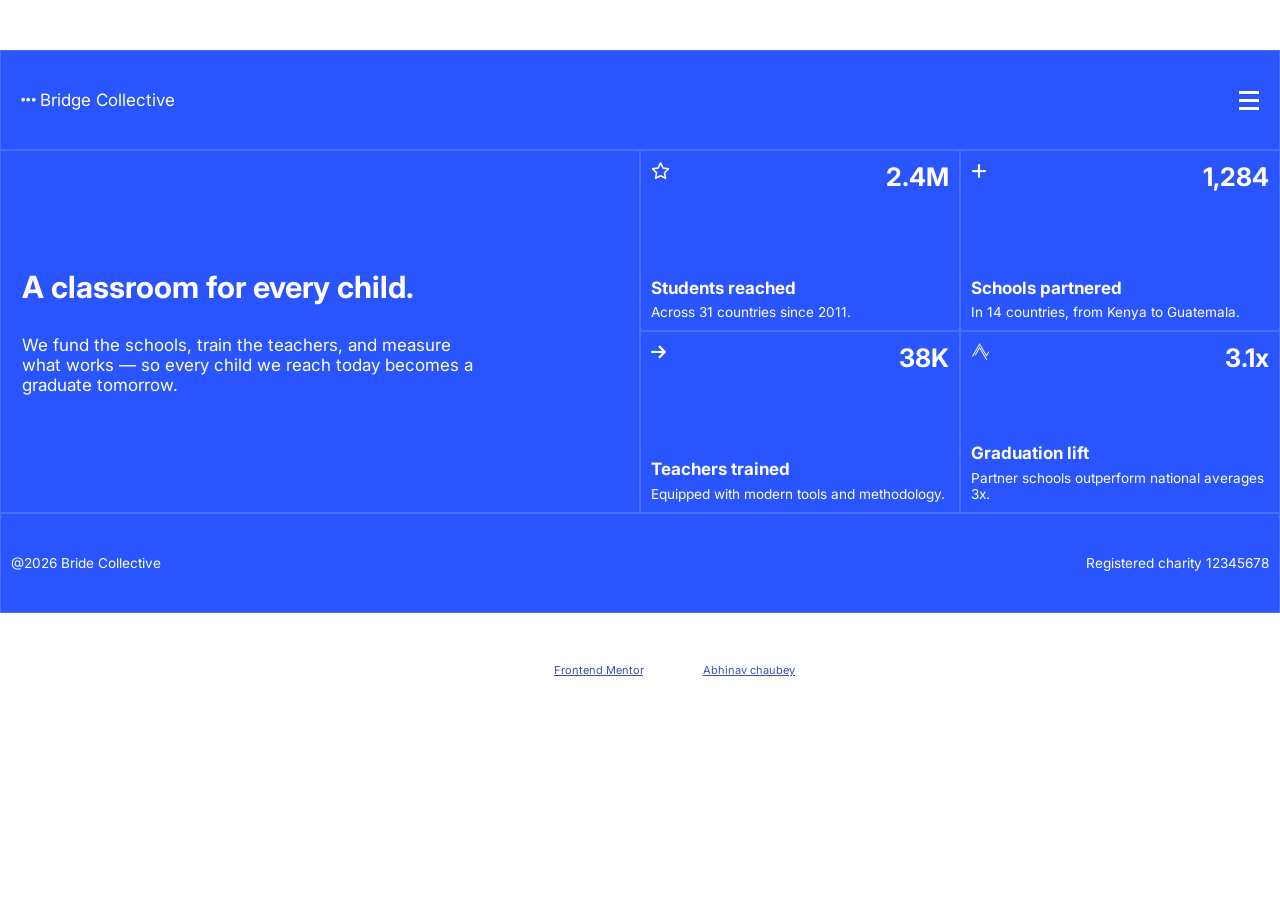
<file: index.html>
<!DOCTYPE html>
<html lang="en">

<head>
  <meta charset="UTF-8">
  <meta name="viewport" content="width=device-width, initial-scale=1.0">
  <!-- displays site properly based on user's device -->

  <link rel="icon" type="image/png" sizes="32x32" href="./assets/images/favicon-32x32.png">
  <link rel="stylesheet" href="style.css">

  <!-- charactor font  -->
  <link rel="preconnect" href="https://fonts.googleapis.com">
  <link rel="preconnect" href="https://fonts.gstatic.com" crossorigin>
  <link
    href="https://fonts.googleapis.com/css2?family=Inter:ital,opsz,wght@0,14..32,100..900;1,14..32,100..900&family=Nunito+Sans:ital,opsz,wght@0,6..12,200..1000;1,6..12,200..1000&display=swap"
    rel="stylesheet">

    <!-- icon -->
  <link
  rel="stylesheet"
  href="https://cdnjs.cloudflare.com/ajax/libs/font-awesome/6.7.2/css/all.min.css"
>
  <!-- Feel free to remove these styles or customise in your own stylesheet 👍 -->
  <style>
    .attribution {
      font-size: 11px;
      text-align: center;
    }

    .attribution a {
      color: hsl(228, 45%, 44%);
    }
  </style>
</head>

<body>

  <main class="main-container">

    <section class="item navbar">
      <p class="logo-content"><i class="fa-solid fa-ellipsis"></i>Bridge Collective</p>

      <!-- hamburger -->
      <input class="menu-toggle" type="checkbox" id="menu-toggle">
      <label class="hamburger" for="menu-toggle" aria-label="Toggle navigation">
        <span></span>
        <span></span>
        <span></span>
      </label>

    </section>

    <section class="item hero">
      <h1 class="hero-head">A classroom for every child.</h1>
      <p class="head-para"> We fund the schools, train the teachers, and measure what works — so every child we reach
        today becomes a graduate tomorrow.</p>

    </section>
    <section class="item start-1">

      <div class="icon-data">
        <div class="icon"><i class="fa-regular fa-star"></i></div>
        <h2 class="rating-view">2.4M</h2>
      </div>

        <div class="start-specificaton">
         <h3 class="start-head">Students reached</h3>
        <p class="start-para">Across 31 countries since 2011.</p>
       </div>

      </div>


    </section>
    <section class="item start-2">


      <div class="icon-data">
        <div class="icon"><i class="fa-solid fa-plus"></i></div>
        <h2 class="rating-view"> 1,284</h2>
      </div>

      <div class="start-specificaton">
        <h3 class="start-head">Schools partnered</h3>
        <p class="start-para">In 14 countries, from Kenya to Guatemala.</p>

       </div>


    </section>
    <section class="item start-3">

      <div class="icon-data">
        <div class="icon"><i class="fa-solid fa-arrow-right"></i></div>
        <h2 class="rating-view">38K</h2>
      </div>
      

       <div class="start-specificaton">

         <h3 class="start-head">Teachers trained</h3>
         <p class="start-para">Equipped with modern tools and methodology.</p>

       </div>

    </section>
    <section class="item start-4">



      <div class="icon-data">
        <div class="icon"><i class="fa-brands fa-think-peaks"></i></div>
        <h2 class="rating-view">3.1x</h2>

      </div>


       <div class="start-specificaton">
         <h3 class="start-head">Graduation lift</h3>
         <p class="start-para">Partner schools outperform national averages 3x.</p>

       </div>
      


    </section>

    <section class="item footer">

      <p class="brid-coll">@2026 Bride Collective</p>
      <p class="registerd">Registered charity 12345678</p>


    </section>
    <!-- <section class="item "></section> -->


    <!-- menubar -->
     <!-- Menu panel — hidden until the hamburger is activated -->
      <ul class="menu-panel">

        <li><a href="#" About></a></li>
        <li><a href="#">Our partner</a></li>
        <li><a href="#">Patner</a></li>
        <li><a href="#">Annual Report</a></li>
        <li><a href="#">Donate</a></li>

      </ul>

  </main>




  <div class="attribution">
    Challenge by <a href="https://www.frontendmentor.io?ref=challenge">Frontend Mentor</a>.
    Coded by <a href="#">Abhinav chaubey</a>.
  </div>
</body>

</html>
</file>
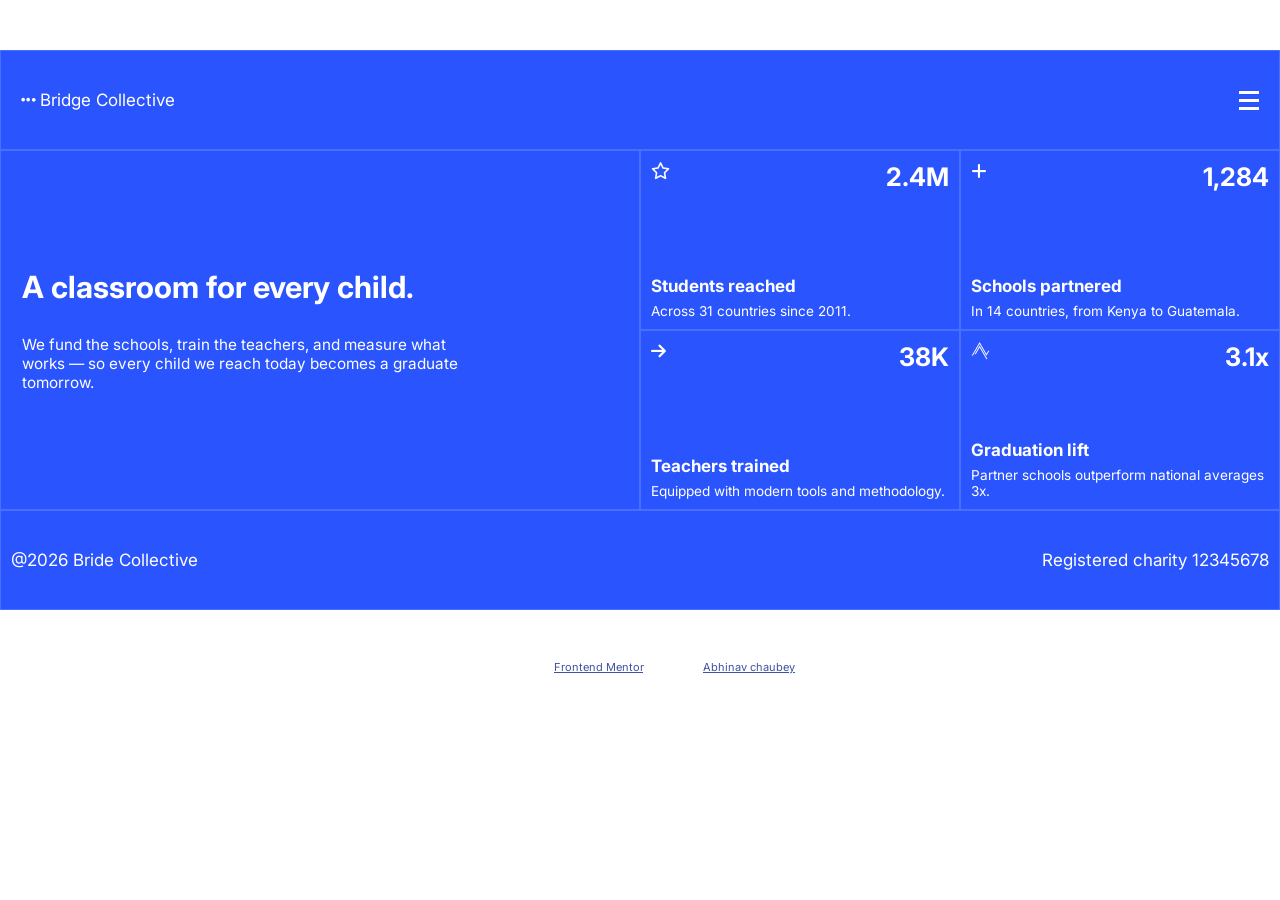
<file: grid-landing-page-main/index.html>
<!DOCTYPE html>
<html lang="en">

<head>
  <meta charset="UTF-8">
  <meta name="viewport" content="width=device-width, initial-scale=1.0">
  <!-- displays site properly based on user's device -->

  <link rel="icon" type="image/png" sizes="32x32" href="./assets/images/favicon-32x32.png">
  <link rel="stylesheet" href="/grid-landing-page-main/style.css">

  <!-- charactor font  -->
  <link rel="preconnect" href="https://fonts.googleapis.com">
  <link rel="preconnect" href="https://fonts.gstatic.com" crossorigin>
  <link
    href="https://fonts.googleapis.com/css2?family=Inter:ital,opsz,wght@0,14..32,100..900;1,14..32,100..900&family=Nunito+Sans:ital,opsz,wght@0,6..12,200..1000;1,6..12,200..1000&display=swap"
    rel="stylesheet">

    <!-- icon -->
  <link
  rel="stylesheet"
  href="https://cdnjs.cloudflare.com/ajax/libs/font-awesome/6.7.2/css/all.min.css"
>
  <!-- Feel free to remove these styles or customise in your own stylesheet 👍 -->
  <style>
    .attribution {
      font-size: 11px;
      text-align: center;
    }

    .attribution a {
      color: hsl(228, 45%, 44%);
    }
  </style>
</head>

<body>

  <main class="main-container">

    <section class="item navbar">
      <p class="logo-content"><i class="fa-solid fa-ellipsis"></i>Bridge Collective</p>

      <!-- hamburger -->
      <div class="hamburger">
        <span></span>
        <span></span>
        <span></span>
      </div>

      <!-- Menu panel — hidden until the hamburger is activated -->
      <ul class="menu-panel">

        <li><a href="#" About></a></li>
        <li><a href="#">Our partner</a></li>
        <li><a href="#">Patner</a></li>
        <li><a href="#">Annual Report</a></li>
        <li><a href="#">Donate</a></li>

      </ul>

    </section>

    <section class="item hero">
      <h1 class="hero-head">A classroom for every child.</h1>
      <p class="head-para"> We fund the schools, train the teachers, and measure what works — so every child we reach
        today becomes a graduate tomorrow.</p>

    </section>
    <section class="item start-1">

      <div class="icon-data">
        <div class="icon"><i class="fa-regular fa-star"></i></div>
        <h2 class="rating-view">2.4M</h2>
      </div>

        <div class="start-specificaton">
         <h3 class="start-head">Students reached</h3>
        <p class="start-para">Across 31 countries since 2011.</p>
       </div>

      </div>


    </section>
    <section class="item start-2">


      <div class="icon-data">
        <div class="icon"><i class="fa-solid fa-plus"></i></div>
        <h2 class="rating-view"> 1,284</h2>
      </div>

      <div class="start-specificaton">
        <h3 class="start-head">Schools partnered</h3>
        <p class="start-para">In 14 countries, from Kenya to Guatemala.</p>

       </div>


    </section>
    <section class="item start-3">

      <div class="icon-data">
        <div class="icon"><i class="fa-solid fa-arrow-right"></i></div>
        <h2 class="rating-view">38K</h2>
      </div>
      

       <div class="start-specificaton">

         <h3 class="start-head">Teachers trained</h3>
         <p class="start-para">Equipped with modern tools and methodology.</p>

       </div>

    </section>
    <section class="item start-4">



      <div class="icon-data">
        <div class="icon"><i class="fa-brands fa-think-peaks"></i></div>
        <h2 class="rating-view">3.1x</h2>

      </div>


       <div class="start-specificaton">
         <h3 class="start-head">Graduation lift</h3>
         <p class="start-para">Partner schools outperform national averages 3x.</p>

       </div>
      


    </section>

    <section class="item footer">

      <p class="brid-coll">@2026 Bride Collective</p>
      <p class="registerd">Registered charity 12345678</p>


    </section>
    <!-- <section class="item "></section> -->

  </main>




  <div class="attribution">
    Challenge by <a href="https://www.frontendmentor.io?ref=challenge">Frontend Mentor</a>.
    Coded by <a href="#">Abhinav chaubey</a>.
  </div>
</body>

</html>
</file>
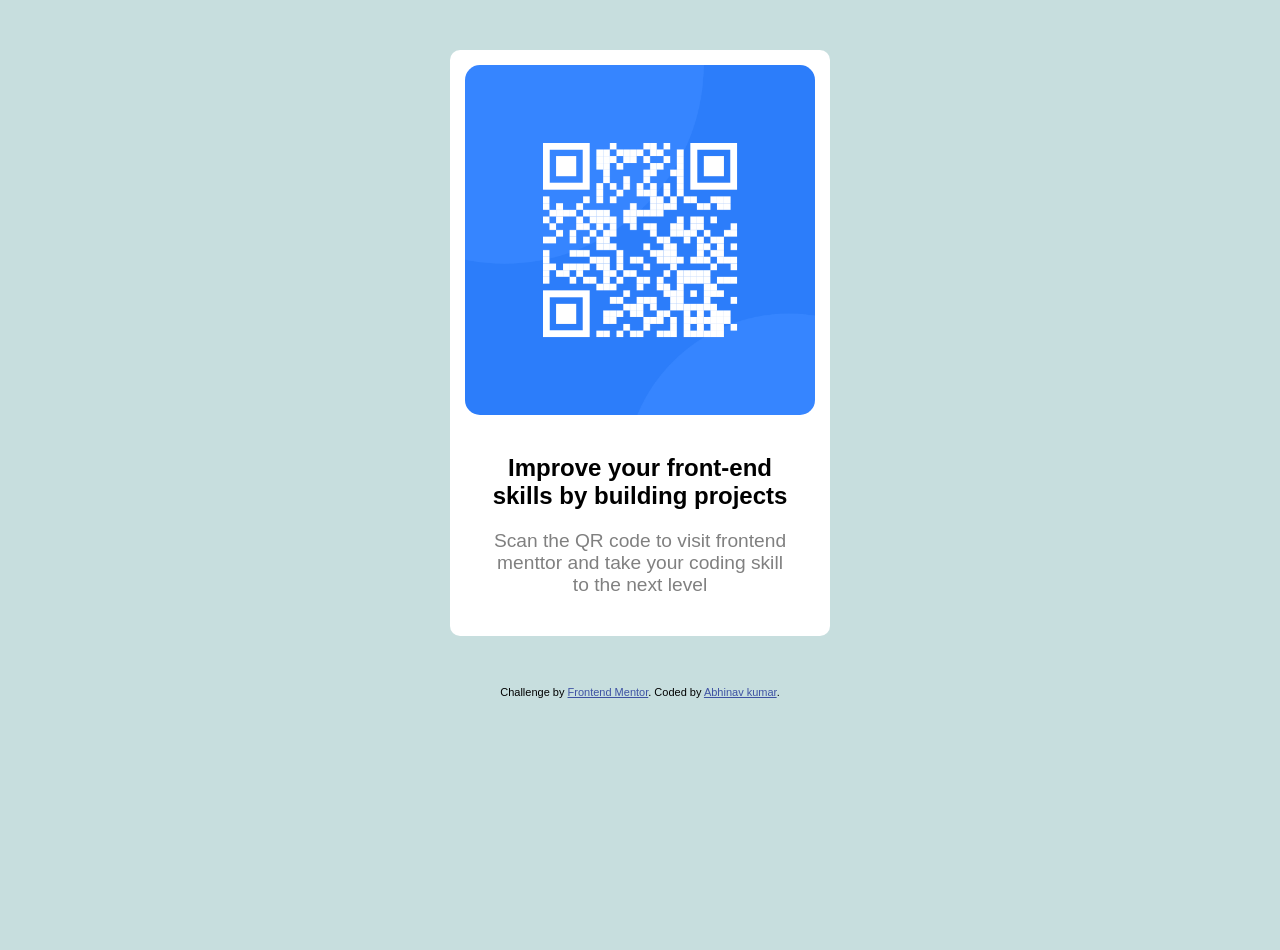
<file: qr-code-component-main/index.html>
<!DOCTYPE html>
<html lang="en">

<head>
  <meta charset="UTF-8">
  <meta name="viewport" content="width=device-width, initial-scale=1.0">
  <!-- displays site properly based on user's device -->

  <link rel="icon" type="image/png" sizes="32x32" href="./images/favicon-32x32.png">

  <!-- google font attachment link -->
  <link rel="preconnect" href="https://fonts.googleapis.com">
  <link rel="preconnect" href="https://fonts.gstatic.com" crossorigin>
  <link
    href="https://fonts.googleapis.com/css2?family=Nunito+Sans:ital,opsz,wght@0,6..12,200..1000;1,6..12,200..1000&display=swap"
    rel="stylesheet">


  <title>Frontend Mentor | QR code component</title>

  <style>
    html{
      font-size: 16px;
    }
   
    * {
      margin: 0;
      padding: 0;
      box-sizing: border-box;
    }
    :root{
      --webpage-primary-background-color:  rgb(199, 222, 222);
      

    }
     html{
      font-family: 'Outfit', sans-serif;
    }
    body {
      width: 100%;
      height: 100vh;
      background-color: var(--webpage-primary-background-color);
    }
    .main-section {}

    .qr-container{
      width: min-content;
      height: auto;
      border: 2px solid black;
      margin: 50px auto;
      padding: 15px;
      border-radius: 10px;
      border: none;
      background-color: white;
      
    }
    /* .qr-container{
      margin: 0px auto; /*debug here  for making in the center
    } */
    .qr-container img{
      width: 350px;
      height: 350px;
      border-radius: 15px;
    }
    .qr-specification{
      padding: 25px;
      text-align: center;

      
    }
    .specification-head{
      padding: 10px 0px 10px 0px ;
      font-size: 1.5rem;

    }
    .specification-para{
      padding-top: 10px;
      color: gray;
      font-size: 1.2rem;
    }

    .attribution {
      font-size: 0.6875rem;
      text-align: center;
    }

    .attribution a {
      color: hsl(228, 45%, 44%);
    }
  </style>
</head>

<body>

  <main class="main-section">

    <section class="qr-container">

      <img src="./images/image-qr-code.png" alt="Qr bar code" class="qr-image">

      <article class="qr-specification">

        <h2 class="specification-head">
         Improve your front-end skills by building projects
          
        </h2>

        <p class="specification-para">
          Scan the QR code to visit frontend menttor and take your coding skill to the next level
        </p>
      </article>
    </section>
  </main>


  <footer class="attribution">
    Challenge by <a href="https://www.frontendmentor.io?ref=challenge">Frontend Mentor</a>.
    Coded by <a href="#">Abhinav kumar</a>.
  </footer>

</body>

</html>
</file>
<file: style.css>
:root {
    --font-color: hsl(0, 0%, 100%);
    --background-color: hsl(228, 99%, 58%);
    --opacity: hsl(0, 0%, 0%);
}

/* mobile size 375 */
/* desktop 1440px */

*{
    margin: 0;
    padding: 0;
    box-sizing: border-box;
}

html{
    font-size: 17px;
    font-family: 'Inter', 'sans-sarif';
    color: var(--font-color);
}
body{
    width: 100%;
}

.main-container{
    width: min(1440px, 100%);
    height: auto;
    margin: 50px auto;
    display: grid;
    grid-template-columns: repeat(4, 1fr);
    grid-template-rows: 100px 1fr 1fr 100px;
    /* grid-template-rows: 1fr 1fr 1fr 1fr; */
    background-color: var(--background-color);
    /* gap: 10px; */
    grid-template-areas: 'navbar navbar navbar navbar '
                         'hero hero first-starts second-start'
                         'hero hero third-start fourth-start'
                         'footer footer footer footer';
    background-color: back;
}
.main-container > *{
    border:  1px solid rgba(255, 255,255,0.15); 
}
.navbar{
    grid-area: navbar;
    position: relative;
    display: flex;
    flex-direction: row;
    justify-content: space-between;
    align-items: center;
    padding: 0px 20px 0px 20px;

}
.logo-content i{
    padding-right: 4px;
}
.hamburger{
    display: flex;
    flex-direction: column;
    gap: 5px;
    cursor: pointer;
}
.menu-toggle{
    position: absolute;
    opacity: 0;
}
.menu-toggle:checked ~ .menu-panel{
    display: flex;
}
.hamburger span{
    display: block;
    width: 20px;
    height: 3px;
    background-color: var(--font-color);
}

/* need to update on the menu section */
.menu-panel{
    display: none;
    position: absolute;
    top: 100%;
    right: 0;
    z-index: 1;
    flex-direction: column;
    gap: 1rem;
    min-width: 12rem;
    padding: 1.25rem;
    list-style: none;
    background-color: hsla(0, 0%, 0%, 0.25);
}
.menu-panel a{
    color: var(--font-color);
}

/* hero section design  */
.hero{
    grid-area: hero;
    /* padding: 110px 150px 110px 30px; */
    padding: 6.875rem 9.375rem 6.875rem 1.25rem;
    font-size: 1.2rem;
    
}
.head-para{
    padding-top: 30px;
    font-size: 1rem;
}
.start-1{
    grid-area: first-starts;
    
}
.start-2{
    grid-area: second-start;
   
}
.start-3{
    grid-area: third-start;
    
}
.start-4{
    grid-area: fourth-start;
    
}
.start-1, .start-2, .start-3, .start-4{
    display: flex;
    flex-direction: column;
    justify-content: space-between;
    padding: 10px;

}
.icon-data{
    display: flex;
    flex-direction: row;
    justify-content: space-between;
}
.start-specification{
    
}
.start-head{
    font-size: 1rem;
}
.start-para{
    padding-top: 0.4rem;
    font-size: 0.8rem;
}

/* footer start  */
.footer{
    grid-area: footer;
    display: flex;
    flex-direction: row;
    justify-content: space-between;
    padding: 10px;
    align-items: center;
    font-size: 0.8rem;
}

@media (max-width: 767px) {

    .main-container{
        margin: 0 auto;
        grid-template-columns: 1fr;
        grid-template-rows: 100px 1fr 1fr 1fr 1fr 1fr 100px;
        grid-template-areas: 'navbar'
                             'hero'
                             'first-starts'
                             'second-start'
                             'third-start'
                             'fourth-start'
                             'footer';
    }

    .hero{
        position: relative;
    }

  

    .menu-panel{
        position: absolute;
        display: flex;
        top: 0;
        width: 100%;
        padding-top: 110px;
        justify-content: center;
        align-items: center;
        
        
    }
    
    .menu-panel a{
        text-decoration: none;
        font-size: 1.1rem;
        
    }

      .footer{
        font-size: 14px;
        display: flex;
        flex-direction: column;
        justify-content: center;
        align-items: start;
    }


}
</file>
<file: grid-landing-page-main/style.css>
:root {
    --font-color: hsl(0, 0%, 100%);
    --background-color: hsl(228, 99%, 58%);
    --opacity: hsl(0, 0%, 0%);
}

/* mobile size 375 */
/* desktop 1440px */

*{
    margin: 0;
    padding: 0;
    box-sizing: border-box;
}

html{
    font-size: 17px;
    font-family: 'Inter', 'sans-sarif';
    color: var(--font-color);
}
body{
    width: 100%;
}

.main-container{
    width: min(1440px, 100%);
    height: auto;
    margin: 50px auto;
    display: grid;
    grid-template-columns: repeat(4, 1fr);
    grid-template-rows: 100px 1fr 1fr 100px;
    /* grid-template-rows: 1fr 1fr 1fr 1fr; */
    background-color: var(--background-color);
    /* gap: 10px; */
    grid-template-areas: 'navbar navbar navbar navbar '
                         'hero hero first-starts second-start'
                         'hero hero third-start fourth-start'
                         'footer footer footer footer';
    background-color: back;
}
.main-container > *{
    border:  1px solid rgba(255, 255,255,0.15); 
}
.navbar{
    grid-area: navbar;
    display: flex;
    flex-direction: row;
    justify-content: space-between;
    align-items: center;
    padding: 0px 20px 0px 20px;

}
.logo-content i{
    padding-right: 4px;
}
.hamburger{
    display: flex;
    flex-direction: column;
    gap: 5px;
}
.hamburger span{
    display: block;
    width: 20px;
    height: 3px;
    background-color: var(--font-color);
    cursor: pointer;
}

/* here we write logic of breck hamburger into section */
.menu-panel{
    display: none;
}

/* hero section design  */
.hero{
    grid-area: hero;
    /* padding: 110px 150px 110px 30px; */
    padding: 6.875rem 9.375rem 6.875rem 1.25rem;
    font-size: 1.2rem;
    
}
.head-para{
    padding-top: 30px;
    font-size: 0.9rem;
}
.start-1{
    grid-area: first-starts;
    
}
.start-2{
    grid-area: second-start;
   
}
.start-3{
    grid-area: third-start;
    
}
.start-4{
    grid-area: fourth-start;
    
}
.start-1, .start-2, .start-3, .start-4{
    display: flex;
    flex-direction: column;
    justify-content: space-between;
    padding: 10px;

}
.icon-data{
    display: flex;
    flex-direction: row;
    justify-content: space-between;
}
.start-specification{
    
}
.start-head{
    font-size: 1rem;
}
.start-para{
    padding-top: 0.4rem;
    font-size: 0.8rem;
}

/* footer start  */
.footer{
    grid-area: footer;
    display: flex;
    flex-direction: row;
    justify-content: space-between;
    padding: 10px;
    align-items: center;
    
}
</file>
